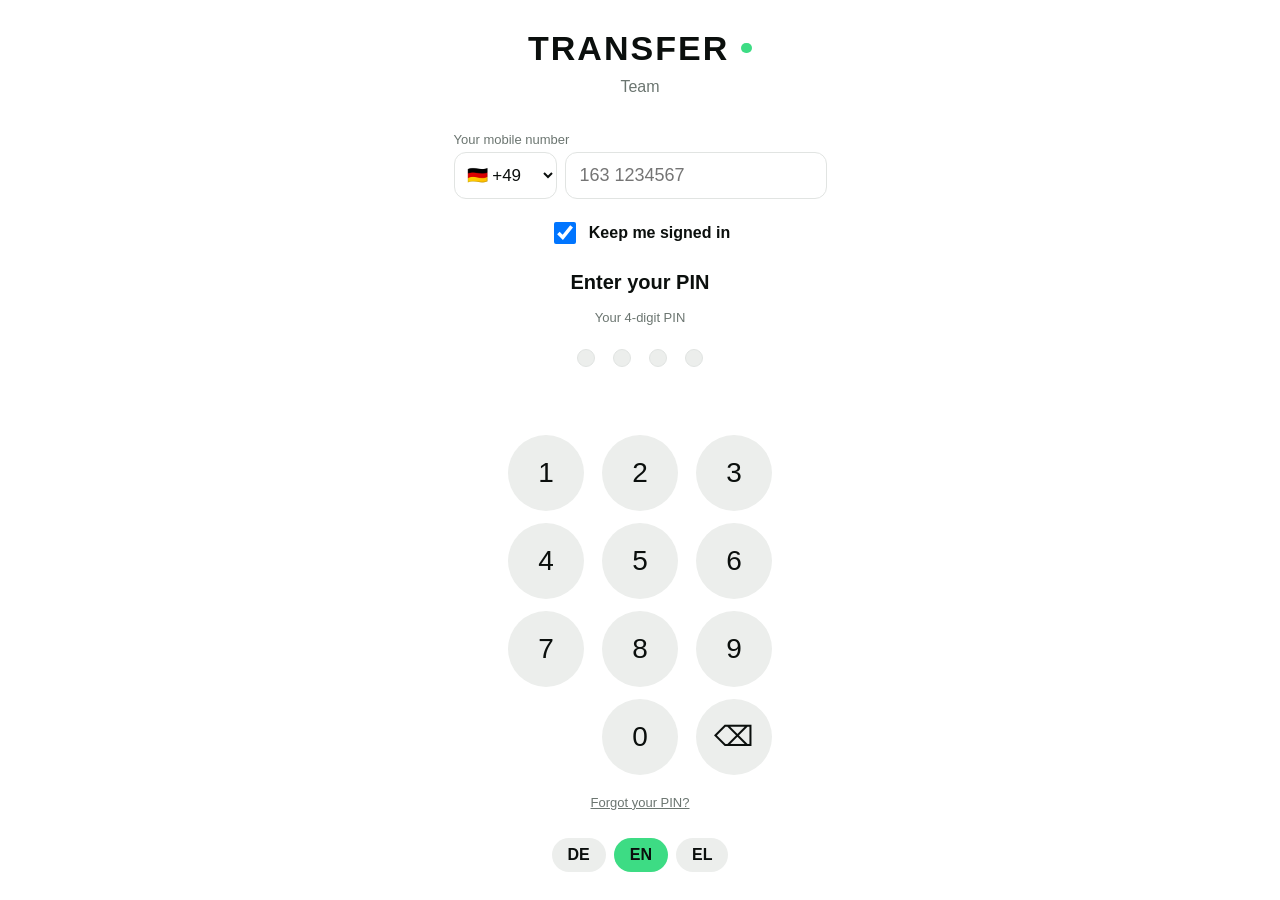
<file: docs/team/index.html>
<!doctype html>
<html lang="de">
<head>
<meta charset="utf-8">
<meta name="viewport" content="width=device-width, initial-scale=1, viewport-fit=cover">
<meta name="robots" content="noindex, nofollow">
<meta name="theme-color" content="#ffffff" media="(prefers-color-scheme: light)">
<meta name="theme-color" content="#0e1311" media="(prefers-color-scheme: dark)">
<meta name="apple-mobile-web-app-capable" content="yes">
<meta name="apple-mobile-web-app-status-bar-style" content="default">
<meta name="mobile-web-app-capable" content="yes">
<meta name="apple-mobile-web-app-title" content="Transfer Team">
<title>Transfer Team</title>
<link rel="manifest" href="manifest.webmanifest">
<link rel="apple-touch-icon" href="../assets/icon-192.png">
<link rel="icon" href="../assets/favicon.svg">
<link rel="stylesheet" href="team.css?v=202611282200">
</head>
<body>
<div id="app" aria-live="polite"></div>
<script src="team.js?v=202611290020"></script>
</body>
</html>
</file>
<file: docs/team/team.css>
/* © Transfer. Transfer Team – the employees' app. Same colours as the driver app. */
:root {
  --mint: #3ddc84;
  --mint-soft: #e3f8ec;
  --deep: #1f8f52;
  --ink: #0b0f0d;
  --bg: #ffffff;
  --panel: #f5f6f5;
  --raised: #eceeec;
  --line: #e1e4e2;
  --muted: #6b7570;
  --danger: #d93025;
  --warn: #b86e00;
  --warn-soft: #fff1dc;
  --blue: #2f80ed;
  --ink-bg: #0b0f0d;     /* dark surfaces (hero, dark buttons, toast) stay dark in both themes */
  --card: #ffffff;
  --bad-soft: #fdecea;
  --blue-soft: #e6f0fd;
  color-scheme: light;
  --r: 18px;
  --gutter: 16px;
  --safe-b: env(safe-area-inset-bottom, 0px);
  --safe-t: env(safe-area-inset-top, 0px);
  font-family: -apple-system, BlinkMacSystemFont, "Segoe UI", Roboto, "Helvetica Neue", sans-serif;
  color: var(--ink);
  -webkit-text-size-adjust: 100%;
}
* { box-sizing: border-box; }
html, body { margin: 0; background: var(--bg); min-height: 100%; }
body { overscroll-behavior-y: none; -webkit-tap-highlight-color: transparent; }
button, input, select, textarea { font: inherit; color: inherit; }
button { cursor: pointer; border: 0; background: none; padding: 0; touch-action: manipulation; }
input, select, textarea { font-size: 16px; } /* no zoom on iPhone */
:focus-visible { outline: 3px solid var(--blue); outline-offset: 2px; }

.screen { min-height: 100dvh; padding: calc(var(--safe-t) + 12px) var(--gutter) calc(96px + var(--safe-b)); max-width: 640px; margin: 0 auto; }
.top { display: flex; align-items: center; justify-content: space-between; gap: 12px; margin: 4px 0 18px; }
h1 { font-size: 30px; font-weight: 900; letter-spacing: -.02em; margin: 0; }
h2 { font-size: 20px; font-weight: 800; margin: 26px 0 10px; }
.muted { color: var(--muted); }
.small { font-size: 13px; }

.wordmark { display: inline-flex; align-items: center; gap: .35em; font-weight: 900; letter-spacing: .06em; }
.wordmark i { width: .32em; height: .32em; border-radius: 50%; background: var(--mint); display: inline-block; }

/* Bottom tabs */
.tabs { position: fixed; left: 0; right: 0; bottom: 0; display: flex; background: rgba(255,255,255,.96);
  backdrop-filter: blur(12px); -webkit-backdrop-filter: blur(12px); border-top: 1px solid var(--line);
  padding-bottom: var(--safe-b); z-index: 20; }
.tabs button { flex: 1; display: flex; flex-direction: column; align-items: center; gap: 3px; padding: 9px 0 8px;
  color: var(--muted); font-size: 11px; position: relative; }
.tabs button[aria-current="page"] { color: var(--ink); font-weight: 700; }
.tabs svg { width: 24px; height: 24px; }
.badge { position: absolute; top: 4px; left: calc(50% + 6px); min-width: 18px; height: 18px; border-radius: 9px; padding: 0 5px;
  background: var(--danger); color: #fff; font-size: 11px; font-weight: 800; line-height: 18px; }

/* Cards and rows */
.card { background: var(--panel); border-radius: var(--r); padding: 16px; }
.card + .card { margin-top: 12px; }
.hero { background: var(--ink-bg); color: #fff; border-radius: 24px; padding: 20px; }
.hero .muted { color: rgba(255,255,255,.65); }
.hero .big { font-size: 26px; font-weight: 900; margin-top: 4px; }
.grid2 { display: grid; grid-template-columns: 1fr 1fr; gap: 12px; margin-top: 12px; }
.grid2 .card + .card { margin-top: 0; }
.kpi .n { font-size: 26px; font-weight: 900; }
.row { display: flex; align-items: center; gap: 12px; padding: 14px 2px; border-bottom: 1px solid var(--line); }
.row:last-child { border-bottom: 0; }
.card.row { padding: 14px 16px; border-bottom: 0; }
.row .grow { flex: 1; min-width: 0; }
.row .t { font-weight: 700; }
.chip { display: inline-block; border-radius: 999px; padding: 3px 10px; font-size: 12px; font-weight: 700; background: var(--raised); white-space: nowrap; }
.chip.ok { background: var(--mint-soft); color: var(--deep); }
.chip.wait { background: var(--warn-soft); color: var(--warn); }
.chip.bad { background: var(--bad-soft); color: var(--danger); }
.chip.info { background: var(--blue-soft); color: var(--blue); }

.actions { display: grid; grid-template-columns: repeat(3, 1fr); gap: 10px; margin-top: 12px; }
.action { background: var(--panel); border-radius: 16px; padding: 14px 8px; display: flex; flex-direction: column; align-items: center;
  gap: 8px; font-size: 13px; font-weight: 600; text-align: center; }
.action svg { width: 26px; height: 26px; }
.action:active, .row.tap:active, .btn:active { transform: scale(.98); }

.btn { display: block; width: 100%; height: 54px; border-radius: 16px; background: var(--mint); color: var(--ink); font-weight: 800; font-size: 17px; }
.btn.dark { background: var(--ink-bg); color: #fff; }
.btn.ghost { background: var(--raised); }
.btn[disabled] { opacity: .45; }
.link { color: var(--deep); font-weight: 700; }

/* PIN */
.pin { min-height: 100dvh; display: flex; flex-direction: column; align-items: center; justify-content: center; padding: 28px; gap: 6px; }
.dots { display: flex; gap: 18px; margin: 18px 0 6px; }
.dots span { width: 18px; height: 18px; border-radius: 50%; background: var(--raised); border: 1px solid var(--line); }
.dots span.on { background: var(--mint); }
.keys { display: grid; grid-template-columns: repeat(3, 76px); gap: 12px 18px; margin-top: 10px; }
.keys button { width: 76px; height: 76px; border-radius: 50%; background: var(--raised); font-size: 28px; font-weight: 500; }
.keys button.empty { background: transparent; }
.err { color: var(--danger); min-height: 40px; text-align: center; }
.langs { display: flex; gap: 8px; margin-top: 22px; }
.langs button { border-radius: 20px; padding: 8px 16px; background: var(--raised); font-weight: 600; }
.langs button[aria-pressed="true"] { background: var(--mint); }

/* Plan */
.week { margin-top: 18px; }
.week-head { display: flex; justify-content: space-between; align-items: baseline; margin-bottom: 6px; }
.day { display: grid; grid-template-columns: 54px 1fr auto; gap: 12px; align-items: center; padding: 12px 0; border-bottom: 1px solid var(--line); }
.day .d { text-align: center; }
.day .d b { display: block; font-size: 22px; }
.day.today .d { color: var(--deep); }
.day .free { color: var(--muted); }
.seg { display: flex; background: var(--raised); border-radius: 12px; padding: 4px; gap: 4px; }
.seg button { flex: 1; padding: 9px 0; border-radius: 9px; font-weight: 600; font-size: 14px; }
.seg button[aria-pressed="true"] { background: var(--bg); box-shadow: 0 1px 3px rgba(0,0,0,.12); }

/* Sheets */
.scrim { position: fixed; inset: 0; background: rgba(0,0,0,.35); z-index: 40; animation: fade .2s ease; }
.sheet { position: fixed; left: 0; right: 0; bottom: 0; max-height: 92dvh; overflow-y: auto; overscroll-behavior: contain; -webkit-overflow-scrolling: touch; touch-action: pan-y; background: var(--bg); z-index: 41;
  border-radius: 24px 24px 0 0; padding: 10px var(--gutter) calc(20px + var(--safe-b)); max-width: 640px; margin: 0 auto;
  animation: up .28s cubic-bezier(.16,.84,.3,1); }
.sheet .grab { width: 40px; height: 5px; border-radius: 3px; background: var(--line); margin: 0 auto 12px; }
@keyframes up { from { transform: translateY(100%); } to { transform: none; } }
@keyframes fade { from { opacity: 0; } to { opacity: 1; } }
@media (prefers-reduced-motion: reduce) { .sheet, .scrim { animation: none; } }
label.f { display: block; margin: 14px 0 6px; font-weight: 600; font-size: 14px; }
.in { width: 100%; border: 1px solid var(--line); border-radius: 14px; padding: 13px 14px; background: var(--bg); }
textarea.in { min-height: 96px; resize: vertical; }
.two { display: grid; grid-template-columns: 1fr 1fr; gap: 10px; }

/* Chat */
.chat { display: flex; flex-direction: column; height: 100dvh; max-width: 640px; margin: 0 auto; }
.chat-head { display: flex; align-items: center; gap: 12px; padding: calc(var(--safe-t) + 12px) var(--gutter) 12px; border-bottom: 1px solid var(--line); }
.avatar { width: 42px; height: 42px; border-radius: 50%; background: var(--ink-bg); display: grid; place-items: center; flex: none; }
.avatar i { width: 16px; height: 16px; border-radius: 50%; background: var(--mint); }
.msgs { flex: 1; overflow-y: auto; padding: 14px var(--gutter); display: flex; flex-direction: column; gap: 8px; }
.msg { max-width: 82%; padding: 10px 14px; border-radius: 18px; white-space: pre-wrap; word-wrap: break-word; line-height: 1.38; }
.msg.me { align-self: flex-end; background: var(--mint); border-bottom-right-radius: 6px; }
.msg.them { align-self: flex-start; background: var(--raised); border-bottom-left-radius: 6px; }
.msg.owner { background: var(--blue-soft); }
.msg .who { display: block; font-size: 11px; color: var(--muted); margin-bottom: 2px; font-weight: 700; }
.msg .at { display: block; font-size: 11px; color: var(--muted); margin-top: 4px; text-align: right; }
.typing { align-self: flex-start; color: var(--muted); font-size: 14px; padding: 4px 6px; }
.quick { display: flex; gap: 8px; overflow-x: auto; padding: 0 var(--gutter) 8px; scrollbar-width: none; }
.quick button { flex: none; border: 1px solid var(--line); border-radius: 18px; padding: 8px 12px; font-size: 14px; background: var(--bg); }
.composer { display: flex; gap: 8px; padding: 8px var(--gutter) calc(10px + var(--safe-b)); border-top: 1px solid var(--line); background: var(--bg); }
.composer textarea { flex: 1; border: 1px solid var(--line); border-radius: 22px; padding: 11px 16px; max-height: 120px; resize: none; }
.composer button { width: 48px; height: 48px; border-radius: 50%; background: var(--ink-bg); color: #fff; display: grid; place-items: center; flex: none; }
.back { width: 42px; height: 42px; border-radius: 50%; background: var(--raised); display: grid; place-items: center; flex: none; }
.back svg { width: 22px; height: 22px; }

.toast { position: fixed; left: 50%; top: calc(var(--safe-t) + 14px); transform: translateX(-50%); background: var(--ink-bg); color: #fff;
  padding: 12px 18px; border-radius: 999px; z-index: 60; max-width: calc(100% - 32px); text-align: center; font-weight: 600; }
.empty { text-align: center; color: var(--muted); padding: 28px 10px; }
.post .t { font-weight: 800; font-size: 17px; }
.post p { margin: 6px 0 0; line-height: 1.45; white-space: pre-wrap; }
.doc-days { font-weight: 800; }
.spin { width: 22px; height: 22px; margin: 2px 12px 0 0; border-radius: 50%; border: 3px solid var(--mint-soft); border-top-color: var(--mint); animation: spin 0.9s linear infinite; flex: none; }
@keyframes spin { to { transform: rotate(360deg); } }
@media (prefers-reduced-motion: reduce) { .spin { animation-duration: 3s; } }

/* Dark theme: follows the phone's setting. */
@media (prefers-color-scheme: dark) {
  :root {
    color-scheme: dark;
    --ink: #eef2ef; --bg: #0e1311; --panel: #19211d; --raised: #243029; --line: #2e3933; --muted: #9ba7a1;
    --mint-soft: #15352a; --deep: #5be39a; --danger: #ff7a6e; --warn: #f2a64a; --warn-soft: #3b2b12;
    --blue: #6aa6ff; --ink-bg: #26332d; --card: #2c3832; --bad-soft: #3e1d1a; --blue-soft: #16263d;
  }
  .tabs { background: rgba(14, 19, 17, .96); }
  .msg.me { color: #0b0f0d; }
  .sheet { background: var(--panel); }
  .btn { color: #0b0f0d; }
  .btn.dark { background: var(--mint); color: #0b0f0d; }
  .btn.ghost { color: var(--ink); }
  .langs button[aria-pressed="true"] { color: #0b0f0d; }
  .sheet .card { background: var(--raised); }
  .scrim { background: rgba(0,0,0,.6); }
  img { opacity: .95; }
}

/* While a sheet is open the page behind does not scroll; only the sheet does (iPhone/Android). */
html.sheet-open, html.sheet-open body { overflow: hidden; }
.scrim { touch-action: none; }
</file>
